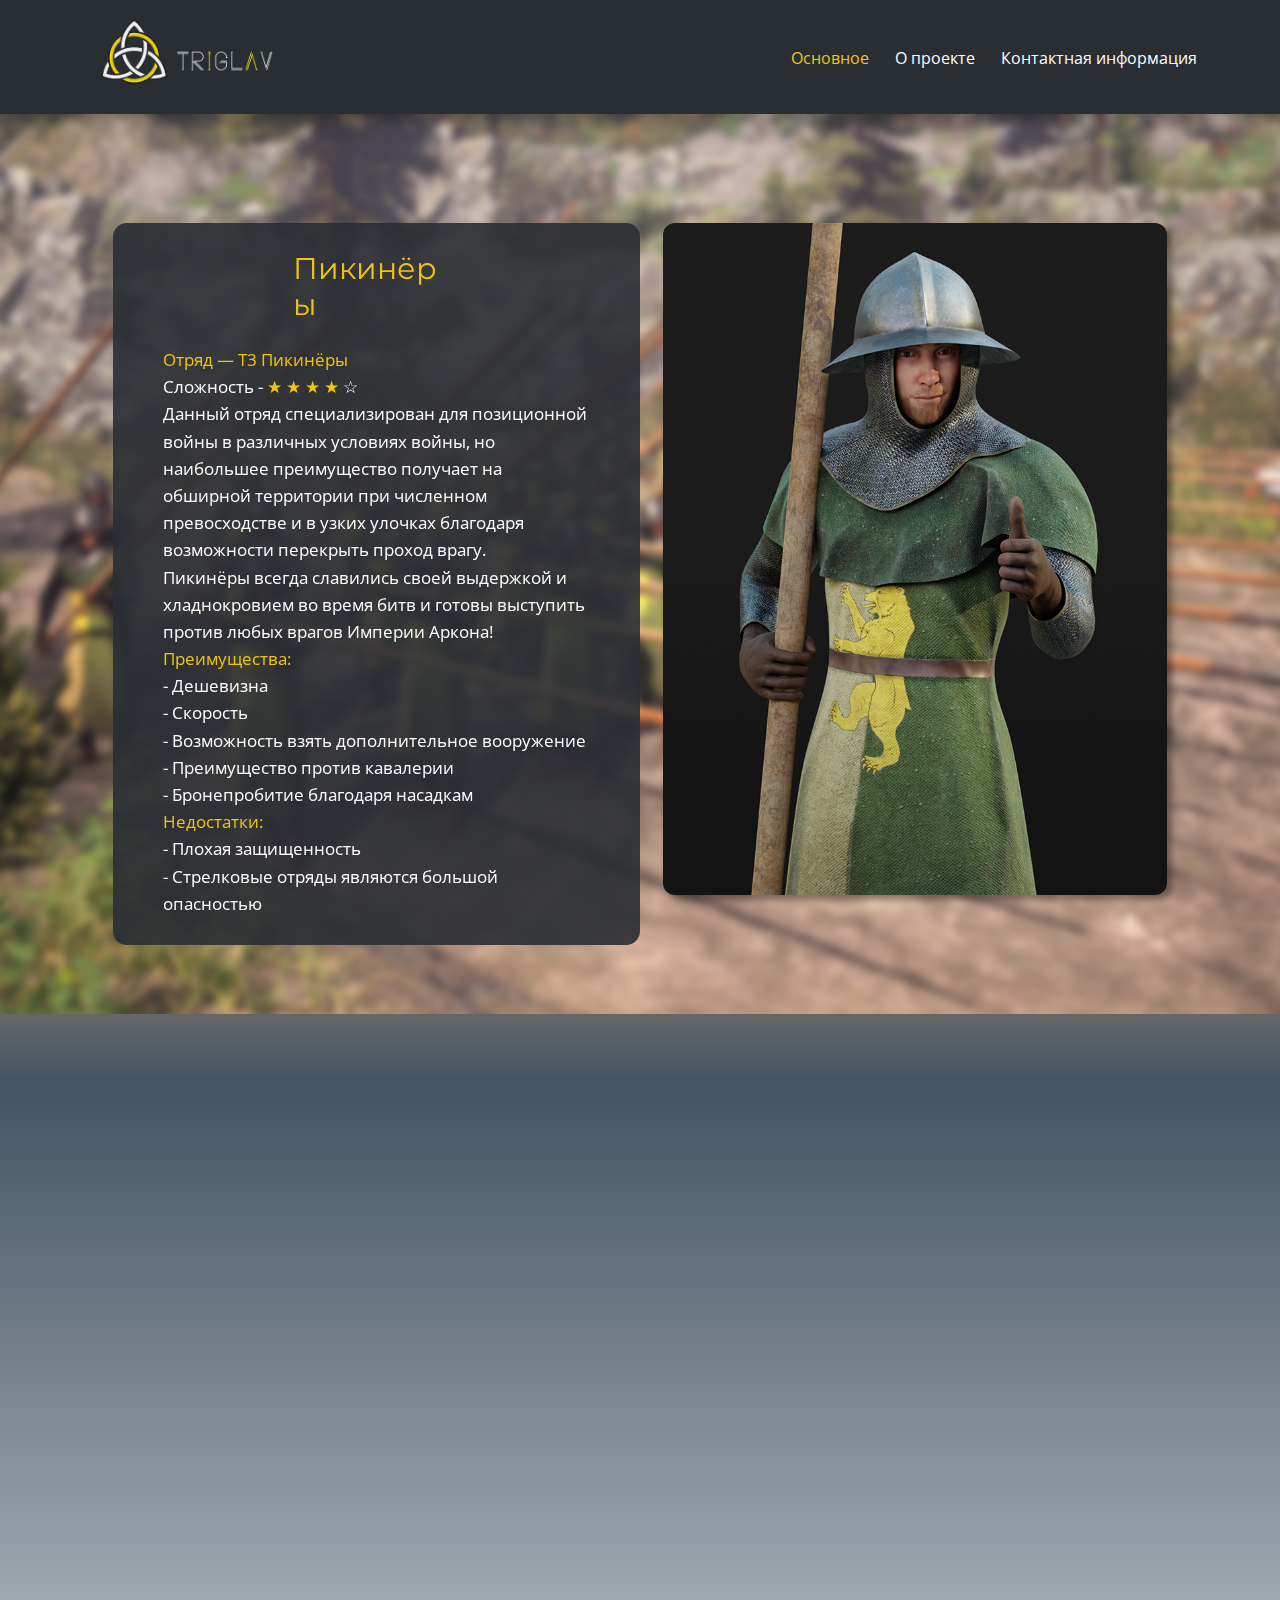
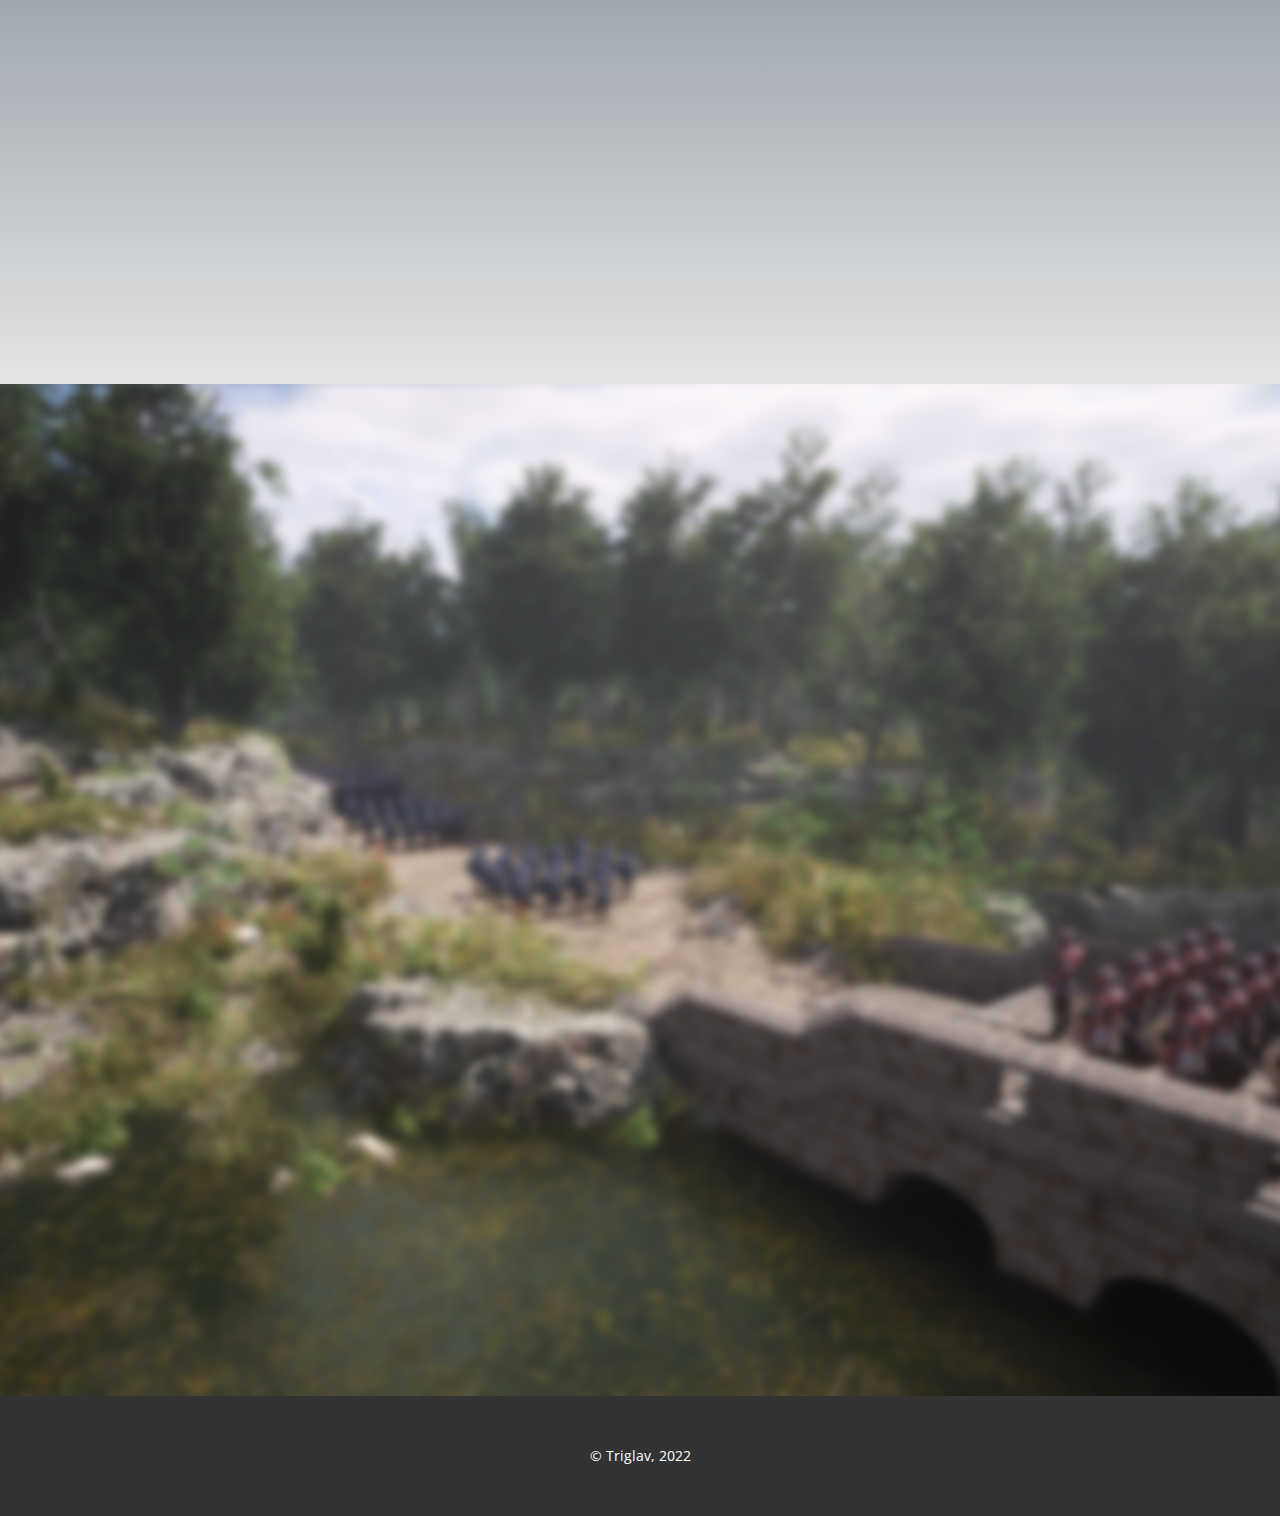
<file: index.html>
<!DOCTYPE html>
<html style="font-size: 16px;" lang="ru"><head>
    <meta name="viewport" content="width=device-width, initial-scale=1.0">
    <meta charset="utf-8">
    <meta name="keywords" content="">
    <meta name="description" content="">
    <title>Main</title>
    <link rel="stylesheet" href="nicepage.css" media="screen">
<link rel="stylesheet" href="Main.css" media="screen">
    <script class="u-script" type="text/javascript" src="jquery.js" defer=""></script>
    <script class="u-script" type="text/javascript" src="nicepage.js" defer=""></script>
    <meta name="generator" content="Nicepage 4.21.5, nicepage.com">
    <link id="u-theme-google-font" rel="stylesheet" href="https://fonts.googleapis.com/css?family=Roboto:100,100i,300,300i,400,400i,500,500i,700,700i,900,900i|Open+Sans:300,300i,400,400i,500,500i,600,600i,700,700i,800,800i">
    <link id="u-page-google-font" rel="stylesheet" href="https://fonts.googleapis.com/css?family=Montserrat:100,100i,200,200i,300,300i,400,400i,500,500i,600,600i,700,700i,800,800i,900,900i|Open+Sans:300,300i,400,400i,500,500i,600,600i,700,700i,800,800i">
    
    
    
    
    
    <script type="application/ld+json">{
		"@context": "http://schema.org",
		"@type": "Organization",
		"name": "Site2",
		"logo": "images/Logo.png"
}</script>
    <meta name="theme-color" content="#478ac9">
    <meta property="og:title" content="Main">
    <meta property="og:description" content="">
    <meta property="og:type" content="website">
  </head>
  <body data-home-page="Main.html" data-home-page-title="Main" class="u-body u-xl-mode" data-lang="ru"><header class="u-box-shadow u-clearfix u-header u-palette-1-dark-3 u-header" id="sec-9d81"><div class="u-clearfix u-sheet u-valign-top-sm u-sheet-1">
        <a href="Main.html" class="u-image u-logo u-image-1" data-image-width="512" data-image-height="256" title="Главная">
          <img src="images/Logo.png" class="u-logo-image u-logo-image-1">
        </a>
        <nav class="u-menu u-menu-one-level u-offcanvas u-menu-1" data-responsive-from="MD" data-submenu-level="on-click">
          <div class="menu-collapse" style="font-size: 1rem; letter-spacing: 0px;">
            <a class="u-button-style u-custom-left-right-menu-spacing u-custom-padding-bottom u-custom-text-active-color u-custom-text-hover-color u-custom-top-bottom-menu-spacing u-nav-link u-text-active-palette-1-base u-text-hover-palette-2-base" href="#" style="font-size: calc(1em + 22px);">
              <svg class="u-svg-link" viewBox="0 0 24 24"><use xmlns:xlink="http://www.w3.org/1999/xlink" xlink:href="#menu-hamburger"></use></svg>
              <svg class="u-svg-content" version="1.1" id="menu-hamburger" viewBox="0 0 16 16" x="0px" y="0px" xmlns:xlink="http://www.w3.org/1999/xlink" xmlns="http://www.w3.org/2000/svg"><g><rect y="1" width="16" height="2"></rect><rect y="7" width="16" height="2"></rect><rect y="13" width="16" height="2"></rect>
</g></svg>
            </a>
          </div>
          <div class="u-custom-menu u-nav-container">
            <ul class="u-nav u-unstyled u-nav-1"><li class="u-nav-item"><a class="u-button-style u-nav-link u-text-active-palette-3-base u-text-hover-palette-1-light-1" href="Main.html" style="padding: 10px 13px;">Основное</a>
</li><li class="u-nav-item"><a class="u-button-style u-nav-link u-text-active-palette-3-base u-text-hover-palette-1-light-1" href="ProjectInfo.html" style="padding: 10px 13px;">О проекте</a>
</li><li class="u-nav-item"><a class="u-button-style u-nav-link u-text-active-palette-3-base u-text-hover-palette-1-light-1" href="Contacs.html" style="padding: 10px 13px;">Контактная информация</a>
</li></ul>
          </div>
          <div class="u-custom-menu u-nav-container-collapse">
            <div class="u-black u-border-3 u-border-grey-90 u-container-style u-inner-container-layout u-opacity u-opacity-65 u-sidenav">
              <div class="u-inner-container-layout u-sidenav-overflow">
                <div class="u-menu-close"></div>
                <ul class="u-align-center u-nav u-popupmenu-items u-spacing-13 u-unstyled u-nav-2"><li class="u-nav-item"><a class="u-button-style u-nav-link" href="Main.html">Основное</a>
</li><li class="u-nav-item"><a class="u-button-style u-nav-link" href="ProjectInfo.html">О проекте</a>
</li><li class="u-nav-item"><a class="u-button-style u-nav-link" href="Contacs.html">Контактная информация</a>
</li></ul>
              </div>
            </div>
            <div class="u-black u-menu-overlay u-opacity u-opacity-40"></div>
          </div>
        </nav>
      </div></header>
    <section class="u-align-center u-clearfix u-image u-section-1" src="" id="sec-c60f" data-image-width="1500" data-image-height="1080">
      <div class="u-clearfix u-sheet u-valign-middle-xs u-sheet-1">
        <img class="u-expanded-width-xs u-image u-image-round u-radius-12 u-image-1" src="images/Character2_2.png" alt="" data-image-width="750" data-image-height="1000" data-animation-name="customAnimationIn" data-animation-duration="1250">
        <div class="u-container-style u-expanded-width-xs u-group u-opacity u-opacity-90 u-palette-1-dark-3 u-radius-14 u-shape-round u-group-1" data-animation-name="customAnimationIn" data-animation-duration="1250" data-animation-direction="">
          <div class="u-container-layout u-container-layout-1">
            <h3 class="u-custom-font u-font-montserrat u-text u-text-palette-3-base u-text-1" data-animation-name="customAnimationIn" data-animation-duration="1250">Пикинёры<br>
            </h3>
            <p class="u-align-left u-large-text u-text u-text-variant u-text-white u-text-2" data-animation-name="customAnimationIn" data-animation-duration="1250" data-animation-direction="">
              <span class="u-text-palette-3-base"> Отряд — Т3 Пикинёры</span>
              <br>Сложность - <span class="u-text-palette-3-base">★ ★ ★ ​★</span>&nbsp;☆&nbsp;<br>Данный отряд специализирован для позиционной войны в различных условиях войны, но наибольшее преимущество получает на обширной территории при численном превосходстве и в узких улочках благодаря возможности перекрыть проход врагу.<br>Пикинёры всегда славились своей выдержкой и хладнокровием во время битв и готовы выступить против любых врагов Империи Аркона!<br>
              <span class="u-text-palette-3-base">Преимущества:</span>&nbsp;<br>- Дешевизна&nbsp;<br>- Скорость&nbsp;<br>- Возможность взять дополнительное вооружение<br>- Преимущество против кавалерии<br>- Бронепробитие благодаря насадкам<br>
              <span class="u-text-palette-3-base">Недостатки:&nbsp;</span>
              <br>- Плохая защищенность&nbsp;<br>-&nbsp;Стрелковые отряды являются большой опасностью<br>
            </p>
          </div>
        </div>
      </div>
    </section>
    <section class="u-clearfix u-container-align-center u-gradient u-section-2" id="sec-62db">
      <div class="u-clearfix u-sheet u-sheet-1"></div>
    </section>
    <section class="u-clearfix u-gradient u-section-3" id="sec-ded8">
      <div class="u-clearfix u-sheet u-sheet-1">
        <div class="u-align-center u-container-style u-expanded-width-xs u-group u-opacity u-opacity-75 u-palette-1-dark-3 u-radius-12 u-shape-round u-group-1" data-animation-name="customAnimationIn" data-animation-duration="1250">
          <div class="u-container-layout u-container-layout-1">
            <h3 class="u-custom-font u-font-open-sans u-text u-text-default-lg u-text-default-md u-text-default-sm u-text-default-xl u-text-palette-3-base u-text-1">Ранние наработки персонажа<br>
            </h3>
          </div>
        </div>
        <img class="u-expanded-width-xs u-image u-image-round u-radius-12 u-image-1" src="images/Character2_4.png" alt="" data-image-width="750" data-image-height="1000" data-animation-name="customAnimationIn" data-animation-duration="1250">
        <img class="u-expanded-width-xs u-image u-image-round u-radius-12 u-image-2" src="images/Character2_5.png" alt="" data-image-width="750" data-image-height="1000" data-animation-name="customAnimationIn" data-animation-duration="1250">
        <img class="u-expanded-width-xs u-image u-image-round u-radius-12 u-image-3" src="images/Character2_3.png" alt="" data-image-width="750" data-image-height="1000" data-animation-name="customAnimationIn" data-animation-duration="1250">
      </div>
    </section>
    <section class="u-clearfix u-image u-section-4" id="sec-ae93" data-image-width="1500" data-image-height="1080">
      <div class="u-clearfix u-sheet u-sheet-1">
        <div class="u-container-style u-expanded-width-xs u-group u-opacity u-opacity-80 u-palette-1-dark-3 u-radius-12 u-shape-round u-group-1" data-animation-name="customAnimationIn" data-animation-duration="1250" data-animation-direction="">
          <div class="u-container-layout u-container-layout-1">
            <h3 class="u-custom-font u-font-open-sans u-text u-text-default u-text-palette-3-base u-text-1">Контакты<br>
            </h3>
            <p class="u-text u-text-default u-text-2">Ростов-на-Дону, Ул. Красноармейская 34</p>
            <p class="u-text u-text-default u-text-white u-text-3">+<span class="u-text-palette-3-base">7 (909) 234-41-29</span>
            </p>
          </div>
        </div>
        <div class="u-container-style u-expanded-width-xs u-group u-opacity u-opacity-80 u-palette-1-dark-3 u-radius-12 u-shape-round u-group-2" data-animation-name="customAnimationIn" data-animation-duration="1250">
          <div class="u-container-layout u-container-layout-2">
            <p class="u-large-text u-text u-text-palette-3-base u-text-variant u-text-4">
              <span class="u-text-white">Подпишитесь на уведомления,</span>
              <span class="u-text-white">чтобы всегда быть в курсе последних новостей о проекте</span>
              <span class="u-text-white">.</span>
            </p>
            <div class="u-expanded-width-lg u-expanded-width-md u-expanded-width-sm u-expanded-width-xl u-form u-form-1">
              <form action="https://forms.nicepagesrv.com/Form/Process" class="u-clearfix u-form-spacing-10 u-form-vertical u-inner-form" source="email" name="form" style="padding: 10px;">
                <div class="u-form-email u-form-group u-label-none">
                  <label for="email-f661" class="u-form-control-hidden u-label"></label>
                  <input type="email" placeholder="Enter your e-mail" id="email-f661" name="email" class="u-border-2 u-border-grey-30 u-input u-input-rectangle u-radius-9 u-white" required="">
                </div>
                <div class="u-align-right u-form-group u-form-submit u-label-none">
                  <a href="#" class="u-border-none u-btn u-btn-round u-btn-submit u-button-style u-grey-80 u-hover-grey-90 u-radius-11 u-text-palette-3-base u-btn-1">Отправить</a>
                  <input type="submit" value="submit" class="u-form-control-hidden">
                </div>
                <div class="u-form-send-message u-form-send-success"> Спасибо! Ваше сообщение отправлено. </div>
                <div class="u-form-send-error u-form-send-message"> Отправка не удалась. Пожалуйста, исправьте ошибки и попробуйте еще раз. </div>
                <input type="hidden" value="" name="recaptchaResponse">
                <input type="hidden" name="formServices" value="befc2db3ef7e630aeabd88d4b174a1e9">
              </form>
            </div>
            <div class="u-social-icons u-spacing-25 u-social-icons-1">
              <a class="u-social-url" target="_blank" data-type="Email" title="Email" href=""><span class="u-icon u-social-email u-social-icon u-text-grey-90 u-icon-1"><svg class="u-svg-link" preserveAspectRatio="xMidYMin slice" viewBox="0 0 112 112" style=""><use xmlns:xlink="http://www.w3.org/1999/xlink" xlink:href="#svg-e164"></use></svg><svg class="u-svg-content" viewBox="0 0 112 112" x="0" y="0" id="svg-e164"><circle fill="currentColor" cx="56.1" cy="56.1" r="55"></circle><path id="path3864" fill="#FFFFFF" d="M27.2,28h57.6c4,0,7.2,3.2,7.2,7.2l0,0v42.7c0,3.9-3.2,7.2-7.2,7.2l0,0H27.2
	c-4,0-7.2-3.2-7.2-7.2V35.2C20,31.1,23.2,28,27.2,28 M56,52.9l28.8-17.8H27.2L56,52.9 M27.2,77.7h57.6V43.5L56,61.3L27.2,43.5V77.7z
	"></path></svg></span>
              </a>
              <a class="u-social-url" target="_blank" data-type="YouTube" title="YouTube" href="https://www.youtube.com/@triglav5410"><span class="u-icon u-social-icon u-social-youtube u-text-grey-90 u-icon-2"><svg class="u-svg-link" preserveAspectRatio="xMidYMin slice" viewBox="0 0 112 112" style=""><use xmlns:xlink="http://www.w3.org/1999/xlink" xlink:href="#svg-1139"></use></svg><svg class="u-svg-content" viewBox="0 0 112 112" x="0" y="0" id="svg-1139"><circle fill="currentColor" cx="56.1" cy="56.1" r="55"></circle><path fill="#FFFFFF" d="M74.9,33.3H37.3c-7.4,0-13.4,6-13.4,13.4v18.8c0,7.4,6,13.4,13.4,13.4h37.6c7.4,0,13.4-6,13.4-13.4V46.7 C88.3,39.3,82.3,33.3,74.9,33.3L74.9,33.3z M65.9,57l-17.6,8.4c-0.5,0.2-1-0.1-1-0.6V47.5c0-0.5,0.6-0.9,1-0.6l17.6,8.9 C66.4,56,66.4,56.8,65.9,57L65.9,57z"></path></svg></span>
              </a>
              <a class="u-social-url" target="_blank" data-type="Telegram" title="Telegram" href="https://vk.com/public215405048"><span class="u-icon u-social-icon u-social-telegram u-text-grey-90 u-icon-3"><svg class="u-svg-link" preserveAspectRatio="xMidYMin slice" viewBox="0 0 112 112" style=""><use xmlns:xlink="http://www.w3.org/1999/xlink" xlink:href="#svg-392e"></use></svg><svg class="u-svg-content" viewBox="0 0 112 112" x="0" y="0" id="svg-392e"><circle fill="currentColor" cx="56.1" cy="56.1" r="55"></circle><path fill="#FFFFFF" d="M18.4,53.2l64.7-24.9c3-1.1,5.6,0.7,4.7,5.3l0,0l-11,51.8c-0.8,3.7-3,4.6-6.1,2.8L53.9,75.8l-8.1,7.8
	c-0.9,0.9-1.7,1.6-3.4,1.6l1.2-17l31.1-28c1.4-1.2-0.3-1.9-2.1-0.7L34.2,63.7l-16.6-5.2C14,57.4,14,54.9,18.4,53.2L18.4,53.2z"></path></svg></span>
              </a>
              <a class="u-social-url" target="_blank" data-type="Facebook" title="Facebook" href=""><span class="u-icon u-social-facebook u-social-icon u-text-grey-90 u-icon-4"><svg class="u-svg-link" preserveAspectRatio="xMidYMin slice" viewBox="0 0 112 112" style=""><use xmlns:xlink="http://www.w3.org/1999/xlink" xlink:href="#svg-38d8"></use></svg><svg class="u-svg-content" viewBox="0 0 112 112" x="0" y="0" id="svg-38d8"><circle fill="currentColor" cx="56.1" cy="56.1" r="55"></circle><path fill="#FFFFFF" d="M73.5,31.6h-9.1c-1.4,0-3.6,0.8-3.6,3.9v8.5h12.6L72,58.3H60.8v40.8H43.9V58.3h-8V43.9h8v-9.2
            c0-6.7,3.1-17,17-17h12.5v13.9H73.5z"></path></svg></span>
              </a>
            </div>
          </div>
        </div>
      </div>
    </section>
    
    
    <footer class="u-align-center u-clearfix u-footer u-grey-80 u-footer" id="sec-929a"><div class="u-clearfix u-sheet u-sheet-1">
        <p class="u-small-text u-text u-text-variant u-text-1">© Triglav, 2022</p>
      </div></footer>
</body></html>
</file>
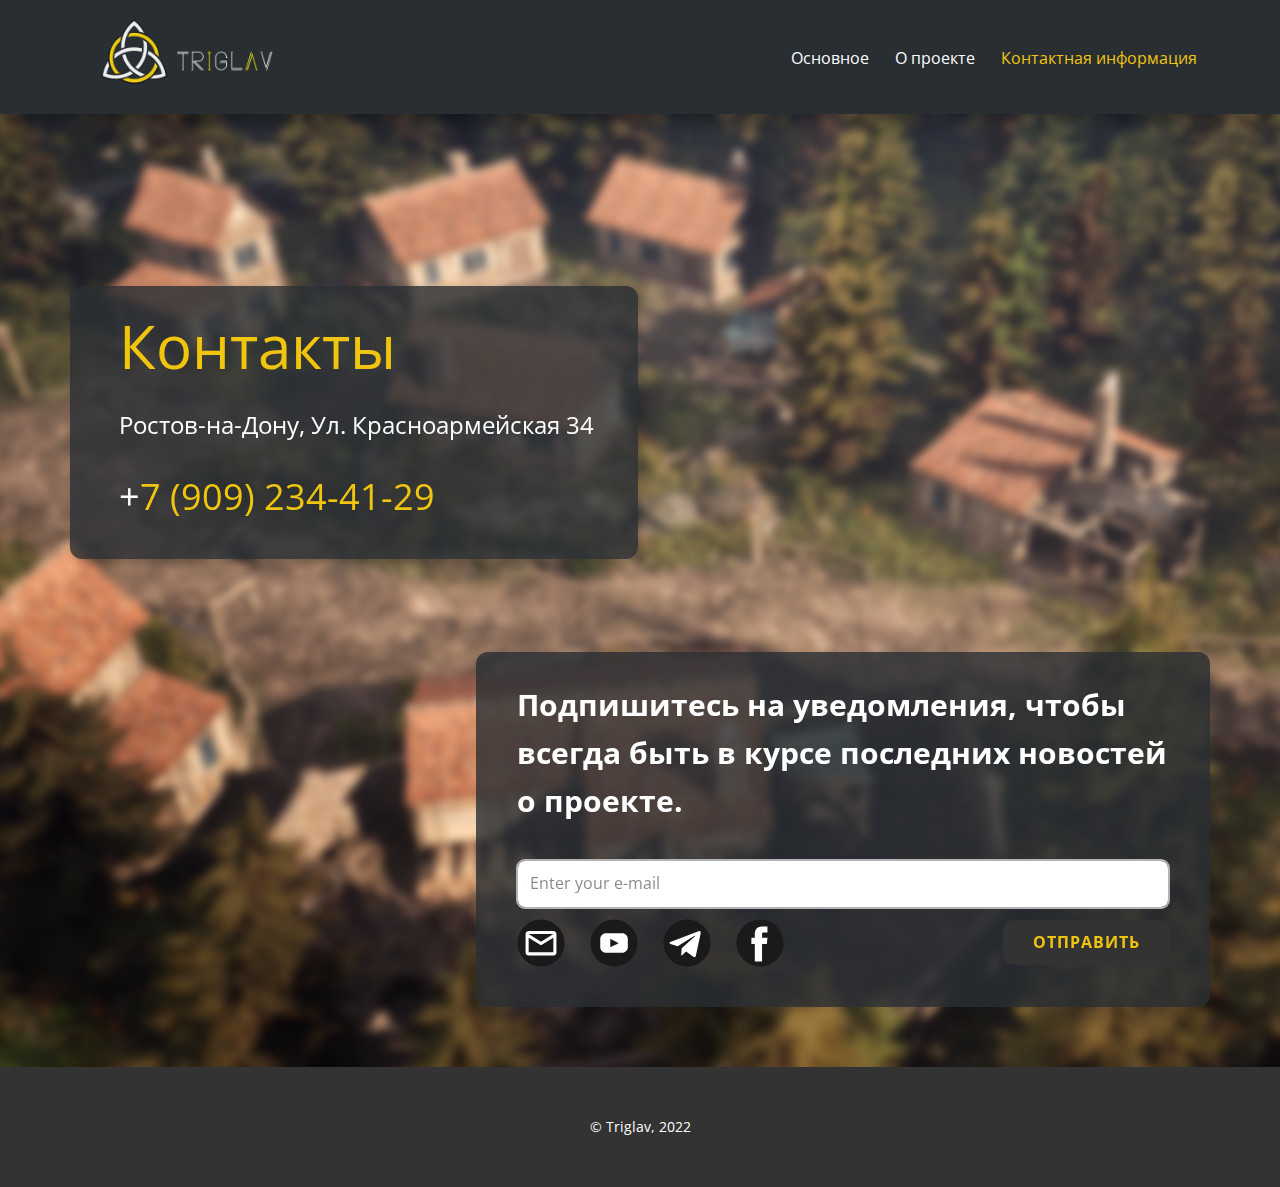
<file: Contacs.html>
<!DOCTYPE html>
<html style="font-size: 16px;" lang="ru"><head>
    <meta name="viewport" content="width=device-width, initial-scale=1.0">
    <meta charset="utf-8">
    <meta name="keywords" content="">
    <meta name="description" content="">
    <title>Contacs</title>
    <link rel="stylesheet" href="nicepage.css" media="screen">
<link rel="stylesheet" href="Contacs.css" media="screen">
    <script class="u-script" type="text/javascript" src="jquery.js" defer=""></script>
    <script class="u-script" type="text/javascript" src="nicepage.js" defer=""></script>
    <meta name="generator" content="Nicepage 4.21.5, nicepage.com">
    <link id="u-theme-google-font" rel="stylesheet" href="https://fonts.googleapis.com/css?family=Roboto:100,100i,300,300i,400,400i,500,500i,700,700i,900,900i|Open+Sans:300,300i,400,400i,500,500i,600,600i,700,700i,800,800i">
    <link id="u-page-google-font" rel="stylesheet" href="https://fonts.googleapis.com/css?family=Open+Sans:300,300i,400,400i,500,500i,600,600i,700,700i,800,800i">
    
    
    <script type="application/ld+json">{
		"@context": "http://schema.org",
		"@type": "Organization",
		"name": "Site2",
		"logo": "images/Logo.png"
}</script>
    <meta name="theme-color" content="#478ac9">
    <meta property="og:title" content="Contacs">
    <meta property="og:description" content="">
    <meta property="og:type" content="website">
  </head>
  <body class="u-body u-xl-mode" data-lang="ru"><header class="u-box-shadow u-clearfix u-header u-palette-1-dark-3 u-header" id="sec-9d81"><div class="u-clearfix u-sheet u-valign-top-sm u-sheet-1">
        <a href="Main.html" class="u-image u-logo u-image-1" data-image-width="512" data-image-height="256" title="Главная">
          <img src="images/Logo.png" class="u-logo-image u-logo-image-1">
        </a>
        <nav class="u-menu u-menu-one-level u-offcanvas u-menu-1" data-responsive-from="MD" data-submenu-level="on-click">
          <div class="menu-collapse" style="font-size: 1rem; letter-spacing: 0px;">
            <a class="u-button-style u-custom-left-right-menu-spacing u-custom-padding-bottom u-custom-text-active-color u-custom-text-hover-color u-custom-top-bottom-menu-spacing u-nav-link u-text-active-palette-1-base u-text-hover-palette-2-base" href="#" style="font-size: calc(1em + 22px);">
              <svg class="u-svg-link" viewBox="0 0 24 24"><use xmlns:xlink="http://www.w3.org/1999/xlink" xlink:href="#menu-hamburger"></use></svg>
              <svg class="u-svg-content" version="1.1" id="menu-hamburger" viewBox="0 0 16 16" x="0px" y="0px" xmlns:xlink="http://www.w3.org/1999/xlink" xmlns="http://www.w3.org/2000/svg"><g><rect y="1" width="16" height="2"></rect><rect y="7" width="16" height="2"></rect><rect y="13" width="16" height="2"></rect>
</g></svg>
            </a>
          </div>
          <div class="u-custom-menu u-nav-container">
            <ul class="u-nav u-unstyled u-nav-1"><li class="u-nav-item"><a class="u-button-style u-nav-link u-text-active-palette-3-base u-text-hover-palette-1-light-1" href="Main.html" style="padding: 10px 13px;">Основное</a>
</li><li class="u-nav-item"><a class="u-button-style u-nav-link u-text-active-palette-3-base u-text-hover-palette-1-light-1" href="ProjectInfo.html" style="padding: 10px 13px;">О проекте</a>
</li><li class="u-nav-item"><a class="u-button-style u-nav-link u-text-active-palette-3-base u-text-hover-palette-1-light-1" href="Contacs.html" style="padding: 10px 13px;">Контактная информация</a>
</li></ul>
          </div>
          <div class="u-custom-menu u-nav-container-collapse">
            <div class="u-black u-border-3 u-border-grey-90 u-container-style u-inner-container-layout u-opacity u-opacity-65 u-sidenav">
              <div class="u-inner-container-layout u-sidenav-overflow">
                <div class="u-menu-close"></div>
                <ul class="u-align-center u-nav u-popupmenu-items u-spacing-13 u-unstyled u-nav-2"><li class="u-nav-item"><a class="u-button-style u-nav-link" href="Main.html">Основное</a>
</li><li class="u-nav-item"><a class="u-button-style u-nav-link" href="ProjectInfo.html">О проекте</a>
</li><li class="u-nav-item"><a class="u-button-style u-nav-link" href="Contacs.html">Контактная информация</a>
</li></ul>
              </div>
            </div>
            <div class="u-black u-menu-overlay u-opacity u-opacity-40"></div>
          </div>
        </nav>
      </div></header>
    <section class="u-clearfix u-image u-section-1" id="sec-9a10" data-image-width="1500" data-image-height="1080">
      <div class="u-clearfix u-sheet u-sheet-1">
        <div class="u-container-style u-expanded-width-xs u-group u-opacity u-opacity-80 u-palette-1-dark-3 u-radius-12 u-shape-round u-group-1" data-animation-name="customAnimationIn" data-animation-duration="1250" data-animation-direction="">
          <div class="u-container-layout u-container-layout-1">
            <h3 class="u-custom-font u-font-open-sans u-text u-text-default u-text-palette-3-base u-text-1">Контакты<br>
            </h3>
            <p class="u-text u-text-default u-text-2">Ростов-на-Дону, Ул. Красноармейская 34</p>
            <p class="u-text u-text-default u-text-3">+<span class="u-text-palette-3-base">7 (909) 234-41-29</span>
            </p>
          </div>
        </div>
        <div class="u-container-style u-expanded-width-xs u-group u-opacity u-opacity-80 u-palette-1-dark-3 u-radius-12 u-shape-round u-group-2" data-animation-name="customAnimationIn" data-animation-duration="1250">
          <div class="u-container-layout u-container-layout-2">
            <p class="u-large-text u-text u-text-variant u-text-4">Подпишитесь на уведомления, чтобы всегда быть в курсе последних новостей о проекте.</p>
            <div class="u-expanded-width-lg u-expanded-width-md u-expanded-width-sm u-expanded-width-xl u-form u-form-1">
              <form action="https://forms.nicepagesrv.com/Form/Process" class="u-clearfix u-form-spacing-10 u-form-vertical u-inner-form" source="email" name="form" style="padding: 10px;">
                <div class="u-form-email u-form-group u-label-none">
                  <label for="email-f661" class="u-form-control-hidden u-label"></label>
                  <input type="email" placeholder="Enter your e-mail" id="email-f661" name="email" class="u-border-2 u-border-grey-30 u-input u-input-rectangle u-radius-9 u-white" required="">
                </div>
                <div class="u-align-right u-form-group u-form-submit u-label-none">
                  <a href="#" class="u-border-none u-btn u-btn-round u-btn-submit u-button-style u-grey-80 u-hover-grey-90 u-radius-11 u-text-palette-3-base u-btn-1">Отправить</a>
                  <input type="submit" value="submit" class="u-form-control-hidden">
                </div>
                <div class="u-form-send-message u-form-send-success"> Спасибо! Ваше сообщение отправлено. </div>
                <div class="u-form-send-error u-form-send-message"> Отправка не удалась. Пожалуйста, исправьте ошибки и попробуйте еще раз. </div>
                <input type="hidden" value="" name="recaptchaResponse">
                <input type="hidden" name="formServices" value="befc2db3ef7e630aeabd88d4b174a1e9">
              </form>
            </div>
            <div class="u-social-icons u-spacing-25 u-social-icons-1">
              <a class="u-social-url" target="_blank" data-type="Email" title="Email" href=""><span class="u-icon u-social-email u-social-icon u-text-grey-90 u-icon-1"><svg class="u-svg-link" preserveAspectRatio="xMidYMin slice" viewBox="0 0 112 112" style=""><use xmlns:xlink="http://www.w3.org/1999/xlink" xlink:href="#svg-86d3"></use></svg><svg class="u-svg-content" viewBox="0 0 112 112" x="0" y="0" id="svg-86d3"><circle fill="currentColor" cx="56.1" cy="56.1" r="55"></circle><path id="path3864" fill="#FFFFFF" d="M27.2,28h57.6c4,0,7.2,3.2,7.2,7.2l0,0v42.7c0,3.9-3.2,7.2-7.2,7.2l0,0H27.2
	c-4,0-7.2-3.2-7.2-7.2V35.2C20,31.1,23.2,28,27.2,28 M56,52.9l28.8-17.8H27.2L56,52.9 M27.2,77.7h57.6V43.5L56,61.3L27.2,43.5V77.7z
	"></path></svg></span>
              </a>
              <a class="u-social-url" target="_blank" data-type="YouTube" title="YouTube" href="https://www.youtube.com/@triglav5410"><span class="u-icon u-social-icon u-social-youtube u-text-grey-90 u-icon-2"><svg class="u-svg-link" preserveAspectRatio="xMidYMin slice" viewBox="0 0 112 112" style=""><use xmlns:xlink="http://www.w3.org/1999/xlink" xlink:href="#svg-9a25"></use></svg><svg class="u-svg-content" viewBox="0 0 112 112" x="0" y="0" id="svg-9a25"><circle fill="currentColor" cx="56.1" cy="56.1" r="55"></circle><path fill="#FFFFFF" d="M74.9,33.3H37.3c-7.4,0-13.4,6-13.4,13.4v18.8c0,7.4,6,13.4,13.4,13.4h37.6c7.4,0,13.4-6,13.4-13.4V46.7 C88.3,39.3,82.3,33.3,74.9,33.3L74.9,33.3z M65.9,57l-17.6,8.4c-0.5,0.2-1-0.1-1-0.6V47.5c0-0.5,0.6-0.9,1-0.6l17.6,8.9 C66.4,56,66.4,56.8,65.9,57L65.9,57z"></path></svg></span>
              </a>
              <a class="u-social-url" target="_blank" data-type="Telegram" title="Telegram" href="https://vk.com/public215405048"><span class="u-icon u-social-icon u-social-telegram u-text-grey-90 u-icon-3"><svg class="u-svg-link" preserveAspectRatio="xMidYMin slice" viewBox="0 0 112 112" style=""><use xmlns:xlink="http://www.w3.org/1999/xlink" xlink:href="#svg-8b6e"></use></svg><svg class="u-svg-content" viewBox="0 0 112 112" x="0" y="0" id="svg-8b6e"><circle fill="currentColor" cx="56.1" cy="56.1" r="55"></circle><path fill="#FFFFFF" d="M18.4,53.2l64.7-24.9c3-1.1,5.6,0.7,4.7,5.3l0,0l-11,51.8c-0.8,3.7-3,4.6-6.1,2.8L53.9,75.8l-8.1,7.8
	c-0.9,0.9-1.7,1.6-3.4,1.6l1.2-17l31.1-28c1.4-1.2-0.3-1.9-2.1-0.7L34.2,63.7l-16.6-5.2C14,57.4,14,54.9,18.4,53.2L18.4,53.2z"></path></svg></span>
              </a>
              <a class="u-social-url" target="_blank" data-type="Facebook" title="Facebook" href=""><span class="u-icon u-social-facebook u-social-icon u-text-grey-90 u-icon-4"><svg class="u-svg-link" preserveAspectRatio="xMidYMin slice" viewBox="0 0 112 112" style=""><use xmlns:xlink="http://www.w3.org/1999/xlink" xlink:href="#svg-feea"></use></svg><svg class="u-svg-content" viewBox="0 0 112 112" x="0" y="0" id="svg-feea"><circle fill="currentColor" cx="56.1" cy="56.1" r="55"></circle><path fill="#FFFFFF" d="M73.5,31.6h-9.1c-1.4,0-3.6,0.8-3.6,3.9v8.5h12.6L72,58.3H60.8v40.8H43.9V58.3h-8V43.9h8v-9.2
            c0-6.7,3.1-17,17-17h12.5v13.9H73.5z"></path></svg></span>
              </a>
            </div>
          </div>
        </div>
      </div>
    </section>
    
    
    <footer class="u-align-center u-clearfix u-footer u-grey-80 u-footer" id="sec-929a"><div class="u-clearfix u-sheet u-sheet-1">
        <p class="u-small-text u-text u-text-variant u-text-1">© Triglav, 2022</p>
      </div></footer>
  
</body></html>
</file>
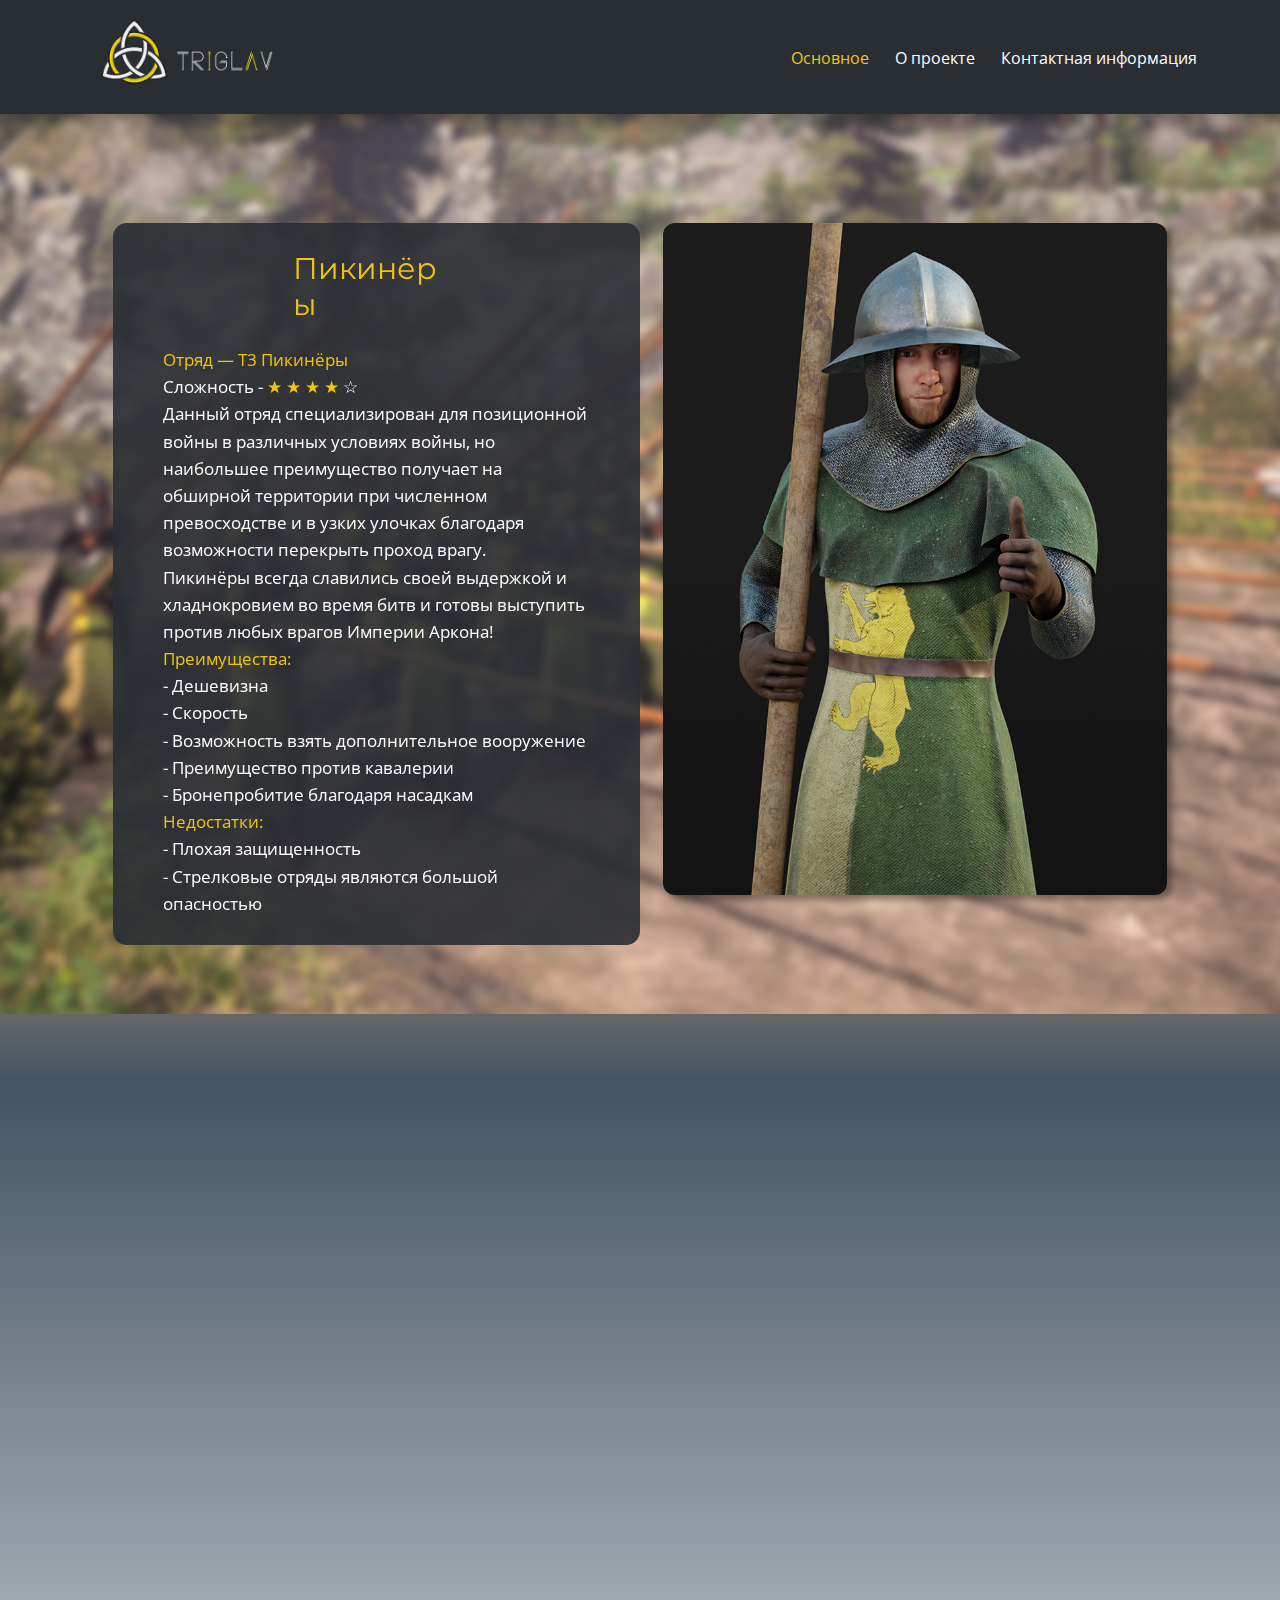
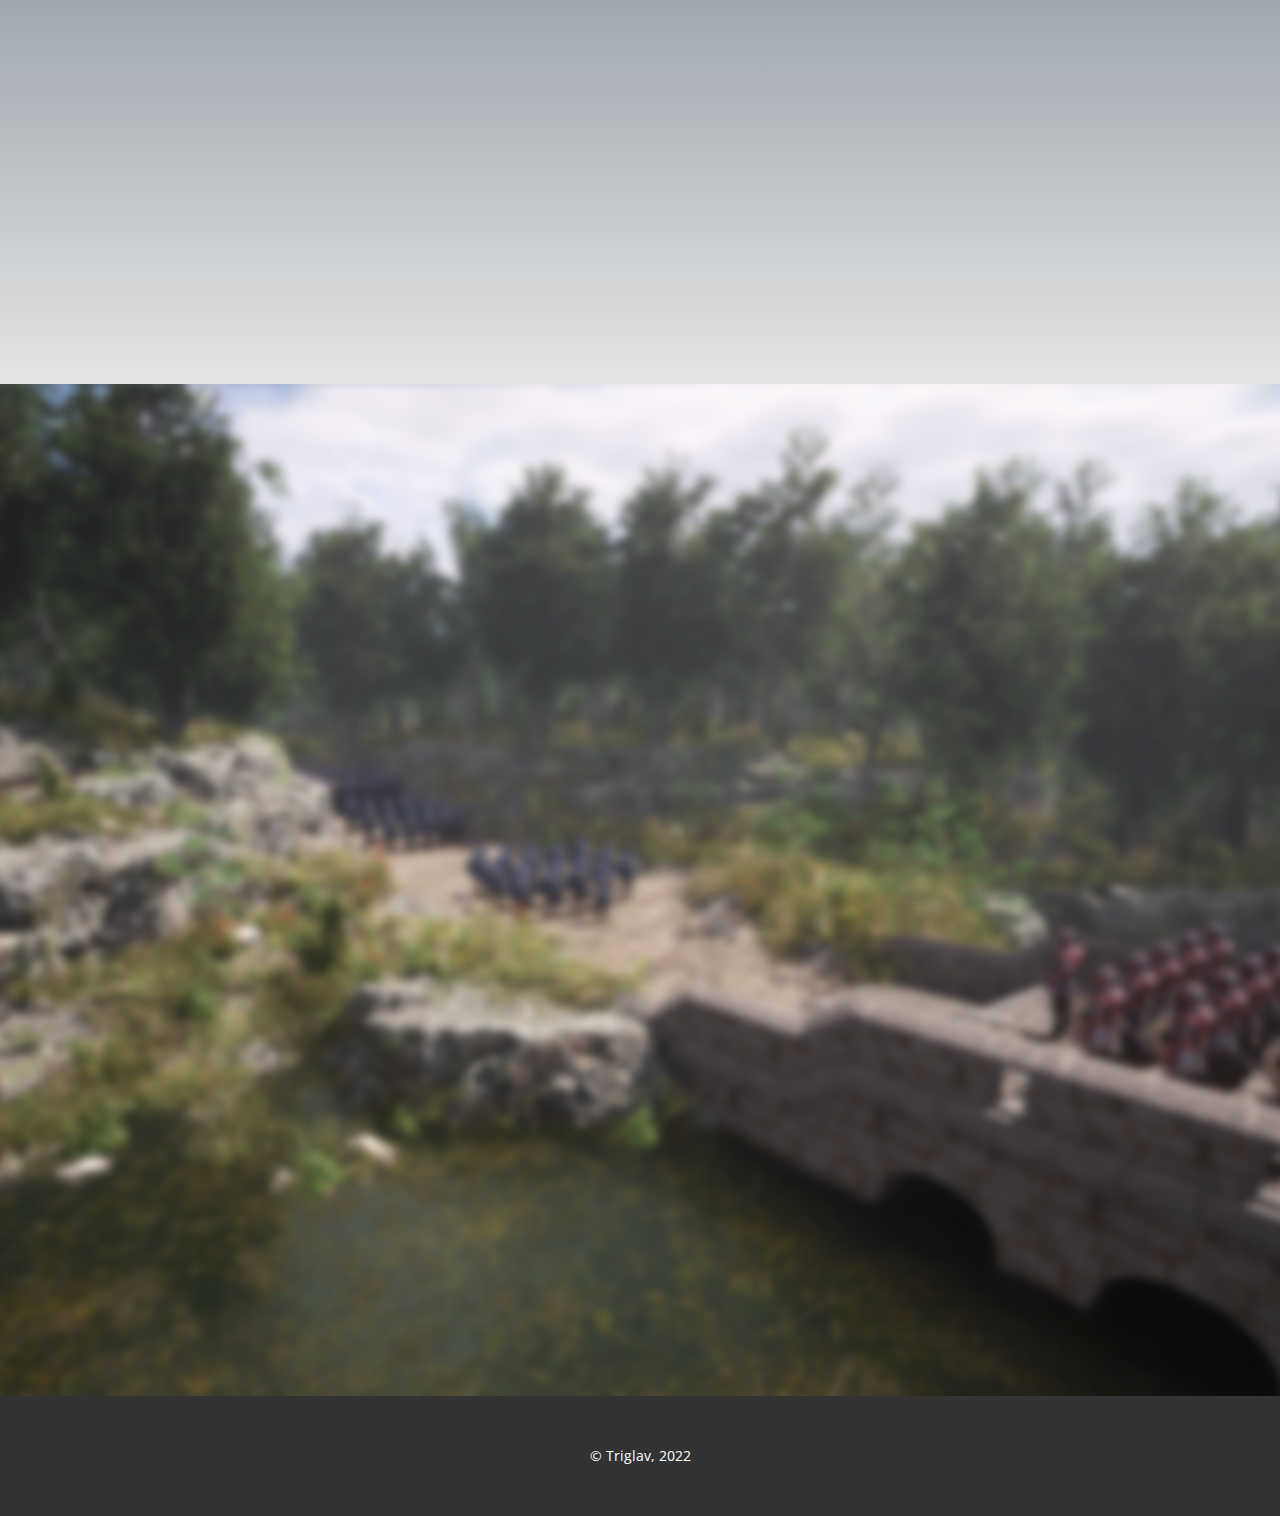
<file: Main.html>
<!DOCTYPE html>
<html style="font-size: 16px;" lang="ru"><head>
    <meta name="viewport" content="width=device-width, initial-scale=1.0">
    <meta charset="utf-8">
    <meta name="keywords" content="">
    <meta name="description" content="">
    <title>Main</title>
    <link rel="stylesheet" href="nicepage.css" media="screen">
<link rel="stylesheet" href="Main.css" media="screen">
    <script class="u-script" type="text/javascript" src="jquery.js" defer=""></script>
    <script class="u-script" type="text/javascript" src="nicepage.js" defer=""></script>
    <meta name="generator" content="Nicepage 4.21.5, nicepage.com">
    <link id="u-theme-google-font" rel="stylesheet" href="https://fonts.googleapis.com/css?family=Roboto:100,100i,300,300i,400,400i,500,500i,700,700i,900,900i|Open+Sans:300,300i,400,400i,500,500i,600,600i,700,700i,800,800i">
    <link id="u-page-google-font" rel="stylesheet" href="https://fonts.googleapis.com/css?family=Montserrat:100,100i,200,200i,300,300i,400,400i,500,500i,600,600i,700,700i,800,800i,900,900i|Open+Sans:300,300i,400,400i,500,500i,600,600i,700,700i,800,800i">
    
    
    
    
    
    <script type="application/ld+json">{
		"@context": "http://schema.org",
		"@type": "Organization",
		"name": "Site2",
		"logo": "images/Logo.png"
}</script>
    <meta name="theme-color" content="#478ac9">
    <meta property="og:title" content="Main">
    <meta property="og:description" content="">
    <meta property="og:type" content="website">
  </head>
  <body class="u-body u-xl-mode" data-lang="ru"><header class="u-box-shadow u-clearfix u-header u-palette-1-dark-3 u-header" id="sec-9d81"><div class="u-clearfix u-sheet u-valign-top-sm u-sheet-1">
        <a href="Main.html" class="u-image u-logo u-image-1" data-image-width="512" data-image-height="256" title="Главная">
          <img src="images/Logo.png" class="u-logo-image u-logo-image-1">
        </a>
        <nav class="u-menu u-menu-one-level u-offcanvas u-menu-1" data-responsive-from="MD" data-submenu-level="on-click">
          <div class="menu-collapse" style="font-size: 1rem; letter-spacing: 0px;">
            <a class="u-button-style u-custom-left-right-menu-spacing u-custom-padding-bottom u-custom-text-active-color u-custom-text-hover-color u-custom-top-bottom-menu-spacing u-nav-link u-text-active-palette-1-base u-text-hover-palette-2-base" href="#" style="font-size: calc(1em + 22px);">
              <svg class="u-svg-link" viewBox="0 0 24 24"><use xmlns:xlink="http://www.w3.org/1999/xlink" xlink:href="#menu-hamburger"></use></svg>
              <svg class="u-svg-content" version="1.1" id="menu-hamburger" viewBox="0 0 16 16" x="0px" y="0px" xmlns:xlink="http://www.w3.org/1999/xlink" xmlns="http://www.w3.org/2000/svg"><g><rect y="1" width="16" height="2"></rect><rect y="7" width="16" height="2"></rect><rect y="13" width="16" height="2"></rect>
</g></svg>
            </a>
          </div>
          <div class="u-custom-menu u-nav-container">
            <ul class="u-nav u-unstyled u-nav-1"><li class="u-nav-item"><a class="u-button-style u-nav-link u-text-active-palette-3-base u-text-hover-palette-1-light-1" href="Main.html" style="padding: 10px 13px;">Основное</a>
</li><li class="u-nav-item"><a class="u-button-style u-nav-link u-text-active-palette-3-base u-text-hover-palette-1-light-1" href="ProjectInfo.html" style="padding: 10px 13px;">О проекте</a>
</li><li class="u-nav-item"><a class="u-button-style u-nav-link u-text-active-palette-3-base u-text-hover-palette-1-light-1" href="Contacs.html" style="padding: 10px 13px;">Контактная информация</a>
</li></ul>
          </div>
          <div class="u-custom-menu u-nav-container-collapse">
            <div class="u-black u-border-3 u-border-grey-90 u-container-style u-inner-container-layout u-opacity u-opacity-65 u-sidenav">
              <div class="u-inner-container-layout u-sidenav-overflow">
                <div class="u-menu-close"></div>
                <ul class="u-align-center u-nav u-popupmenu-items u-spacing-13 u-unstyled u-nav-2"><li class="u-nav-item"><a class="u-button-style u-nav-link" href="Main.html">Основное</a>
</li><li class="u-nav-item"><a class="u-button-style u-nav-link" href="ProjectInfo.html">О проекте</a>
</li><li class="u-nav-item"><a class="u-button-style u-nav-link" href="Contacs.html">Контактная информация</a>
</li></ul>
              </div>
            </div>
            <div class="u-black u-menu-overlay u-opacity u-opacity-40"></div>
          </div>
        </nav>
      </div></header>
    <section class="u-align-center u-clearfix u-image u-section-1" src="" id="sec-c60f" data-image-width="1500" data-image-height="1080">
      <div class="u-clearfix u-sheet u-valign-middle-xs u-sheet-1">
        <img class="u-expanded-width-xs u-image u-image-round u-radius-12 u-image-1" src="images/Character2_2.png" alt="" data-image-width="750" data-image-height="1000" data-animation-name="customAnimationIn" data-animation-duration="1250">
        <div class="u-container-style u-expanded-width-xs u-group u-opacity u-opacity-90 u-palette-1-dark-3 u-radius-14 u-shape-round u-group-1" data-animation-name="customAnimationIn" data-animation-duration="1250" data-animation-direction="">
          <div class="u-container-layout u-container-layout-1">
            <h3 class="u-custom-font u-font-montserrat u-text u-text-palette-3-base u-text-1" data-animation-name="customAnimationIn" data-animation-duration="1250">Пикинёры<br>
            </h3>
            <p class="u-align-left u-large-text u-text u-text-variant u-text-white u-text-2" data-animation-name="customAnimationIn" data-animation-duration="1250" data-animation-direction="">
              <span class="u-text-palette-3-base"> Отряд — Т3 Пикинёры</span>
              <br>Сложность - <span class="u-text-palette-3-base">★ ★ ★ ​★</span>&nbsp;☆&nbsp;<br>Данный отряд специализирован для позиционной войны в различных условиях войны, но наибольшее преимущество получает на обширной территории при численном превосходстве и в узких улочках благодаря возможности перекрыть проход врагу.<br>Пикинёры всегда славились своей выдержкой и хладнокровием во время битв и готовы выступить против любых врагов Империи Аркона!<br>
              <span class="u-text-palette-3-base">Преимущества:</span>&nbsp;<br>- Дешевизна&nbsp;<br>- Скорость&nbsp;<br>- Возможность взять дополнительное вооружение<br>- Преимущество против кавалерии<br>- Бронепробитие благодаря насадкам<br>
              <span class="u-text-palette-3-base">Недостатки:&nbsp;</span>
              <br>- Плохая защищенность&nbsp;<br>-&nbsp;Стрелковые отряды являются большой опасностью<br>
            </p>
          </div>
        </div>
      </div>
    </section>
    <section class="u-clearfix u-container-align-center u-gradient u-section-2" id="sec-62db">
      <div class="u-clearfix u-sheet u-sheet-1"></div>
    </section>
    <section class="u-clearfix u-gradient u-section-3" id="sec-ded8">
      <div class="u-clearfix u-sheet u-sheet-1">
        <div class="u-align-center u-container-style u-expanded-width-xs u-group u-opacity u-opacity-75 u-palette-1-dark-3 u-radius-12 u-shape-round u-group-1" data-animation-name="customAnimationIn" data-animation-duration="1250">
          <div class="u-container-layout u-container-layout-1">
            <h3 class="u-custom-font u-font-open-sans u-text u-text-default-lg u-text-default-md u-text-default-sm u-text-default-xl u-text-palette-3-base u-text-1">Ранние наработки персонажа<br>
            </h3>
          </div>
        </div>
        <img class="u-expanded-width-xs u-image u-image-round u-radius-12 u-image-1" src="images/Character2_4.png" alt="" data-image-width="750" data-image-height="1000" data-animation-name="customAnimationIn" data-animation-duration="1250">
        <img class="u-expanded-width-xs u-image u-image-round u-radius-12 u-image-2" src="images/Character2_5.png" alt="" data-image-width="750" data-image-height="1000" data-animation-name="customAnimationIn" data-animation-duration="1250">
        <img class="u-expanded-width-xs u-image u-image-round u-radius-12 u-image-3" src="images/Character2_3.png" alt="" data-image-width="750" data-image-height="1000" data-animation-name="customAnimationIn" data-animation-duration="1250">
      </div>
    </section>
    <section class="u-clearfix u-image u-section-4" id="sec-ae93" data-image-width="1500" data-image-height="1080">
      <div class="u-clearfix u-sheet u-sheet-1">
        <div class="u-container-style u-expanded-width-xs u-group u-opacity u-opacity-80 u-palette-1-dark-3 u-radius-12 u-shape-round u-group-1" data-animation-name="customAnimationIn" data-animation-duration="1250" data-animation-direction="">
          <div class="u-container-layout u-container-layout-1">
            <h3 class="u-custom-font u-font-open-sans u-text u-text-default u-text-palette-3-base u-text-1">Контакты<br>
            </h3>
            <p class="u-text u-text-default u-text-2">Ростов-на-Дону, Ул. Красноармейская 34</p>
            <p class="u-text u-text-default u-text-white u-text-3">+<span class="u-text-palette-3-base">7 (909) 234-41-29</span>
            </p>
          </div>
        </div>
        <div class="u-container-style u-expanded-width-xs u-group u-opacity u-opacity-80 u-palette-1-dark-3 u-radius-12 u-shape-round u-group-2" data-animation-name="customAnimationIn" data-animation-duration="1250">
          <div class="u-container-layout u-container-layout-2">
            <p class="u-large-text u-text u-text-palette-3-base u-text-variant u-text-4">
              <span class="u-text-white">Подпишитесь на уведомления,</span>
              <span class="u-text-white">чтобы всегда быть в курсе последних новостей о проекте</span>
              <span class="u-text-white">.</span>
            </p>
            <div class="u-expanded-width-lg u-expanded-width-md u-expanded-width-sm u-expanded-width-xl u-form u-form-1">
              <form action="https://forms.nicepagesrv.com/Form/Process" class="u-clearfix u-form-spacing-10 u-form-vertical u-inner-form" source="email" name="form" style="padding: 10px;">
                <div class="u-form-email u-form-group u-label-none">
                  <label for="email-f661" class="u-form-control-hidden u-label"></label>
                  <input type="email" placeholder="Enter your e-mail" id="email-f661" name="email" class="u-border-2 u-border-grey-30 u-input u-input-rectangle u-radius-9 u-white" required="">
                </div>
                <div class="u-align-right u-form-group u-form-submit u-label-none">
                  <a href="#" class="u-border-none u-btn u-btn-round u-btn-submit u-button-style u-grey-80 u-hover-grey-90 u-radius-11 u-text-palette-3-base u-btn-1">Отправить</a>
                  <input type="submit" value="submit" class="u-form-control-hidden">
                </div>
                <div class="u-form-send-message u-form-send-success"> Спасибо! Ваше сообщение отправлено. </div>
                <div class="u-form-send-error u-form-send-message"> Отправка не удалась. Пожалуйста, исправьте ошибки и попробуйте еще раз. </div>
                <input type="hidden" value="" name="recaptchaResponse">
                <input type="hidden" name="formServices" value="befc2db3ef7e630aeabd88d4b174a1e9">
              </form>
            </div>
            <div class="u-social-icons u-spacing-25 u-social-icons-1">
              <a class="u-social-url" target="_blank" data-type="Email" title="Email" href=""><span class="u-icon u-social-email u-social-icon u-text-grey-90 u-icon-1"><svg class="u-svg-link" preserveAspectRatio="xMidYMin slice" viewBox="0 0 112 112" style=""><use xmlns:xlink="http://www.w3.org/1999/xlink" xlink:href="#svg-e164"></use></svg><svg class="u-svg-content" viewBox="0 0 112 112" x="0" y="0" id="svg-e164"><circle fill="currentColor" cx="56.1" cy="56.1" r="55"></circle><path id="path3864" fill="#FFFFFF" d="M27.2,28h57.6c4,0,7.2,3.2,7.2,7.2l0,0v42.7c0,3.9-3.2,7.2-7.2,7.2l0,0H27.2
	c-4,0-7.2-3.2-7.2-7.2V35.2C20,31.1,23.2,28,27.2,28 M56,52.9l28.8-17.8H27.2L56,52.9 M27.2,77.7h57.6V43.5L56,61.3L27.2,43.5V77.7z
	"></path></svg></span>
              </a>
              <a class="u-social-url" target="_blank" data-type="YouTube" title="YouTube" href="https://www.youtube.com/@triglav5410"><span class="u-icon u-social-icon u-social-youtube u-text-grey-90 u-icon-2"><svg class="u-svg-link" preserveAspectRatio="xMidYMin slice" viewBox="0 0 112 112" style=""><use xmlns:xlink="http://www.w3.org/1999/xlink" xlink:href="#svg-1139"></use></svg><svg class="u-svg-content" viewBox="0 0 112 112" x="0" y="0" id="svg-1139"><circle fill="currentColor" cx="56.1" cy="56.1" r="55"></circle><path fill="#FFFFFF" d="M74.9,33.3H37.3c-7.4,0-13.4,6-13.4,13.4v18.8c0,7.4,6,13.4,13.4,13.4h37.6c7.4,0,13.4-6,13.4-13.4V46.7 C88.3,39.3,82.3,33.3,74.9,33.3L74.9,33.3z M65.9,57l-17.6,8.4c-0.5,0.2-1-0.1-1-0.6V47.5c0-0.5,0.6-0.9,1-0.6l17.6,8.9 C66.4,56,66.4,56.8,65.9,57L65.9,57z"></path></svg></span>
              </a>
              <a class="u-social-url" target="_blank" data-type="Telegram" title="Telegram" href="https://vk.com/public215405048"><span class="u-icon u-social-icon u-social-telegram u-text-grey-90 u-icon-3"><svg class="u-svg-link" preserveAspectRatio="xMidYMin slice" viewBox="0 0 112 112" style=""><use xmlns:xlink="http://www.w3.org/1999/xlink" xlink:href="#svg-392e"></use></svg><svg class="u-svg-content" viewBox="0 0 112 112" x="0" y="0" id="svg-392e"><circle fill="currentColor" cx="56.1" cy="56.1" r="55"></circle><path fill="#FFFFFF" d="M18.4,53.2l64.7-24.9c3-1.1,5.6,0.7,4.7,5.3l0,0l-11,51.8c-0.8,3.7-3,4.6-6.1,2.8L53.9,75.8l-8.1,7.8
	c-0.9,0.9-1.7,1.6-3.4,1.6l1.2-17l31.1-28c1.4-1.2-0.3-1.9-2.1-0.7L34.2,63.7l-16.6-5.2C14,57.4,14,54.9,18.4,53.2L18.4,53.2z"></path></svg></span>
              </a>
              <a class="u-social-url" target="_blank" data-type="Facebook" title="Facebook" href=""><span class="u-icon u-social-facebook u-social-icon u-text-grey-90 u-icon-4"><svg class="u-svg-link" preserveAspectRatio="xMidYMin slice" viewBox="0 0 112 112" style=""><use xmlns:xlink="http://www.w3.org/1999/xlink" xlink:href="#svg-38d8"></use></svg><svg class="u-svg-content" viewBox="0 0 112 112" x="0" y="0" id="svg-38d8"><circle fill="currentColor" cx="56.1" cy="56.1" r="55"></circle><path fill="#FFFFFF" d="M73.5,31.6h-9.1c-1.4,0-3.6,0.8-3.6,3.9v8.5h12.6L72,58.3H60.8v40.8H43.9V58.3h-8V43.9h8v-9.2
            c0-6.7,3.1-17,17-17h12.5v13.9H73.5z"></path></svg></span>
              </a>
            </div>
          </div>
        </div>
      </div>
    </section>
    
    
    <footer class="u-align-center u-clearfix u-footer u-grey-80 u-footer" id="sec-929a"><div class="u-clearfix u-sheet u-sheet-1">
        <p class="u-small-text u-text u-text-variant u-text-1">© Triglav, 2022</p>
      </div></footer>
 </body></html>
</file>
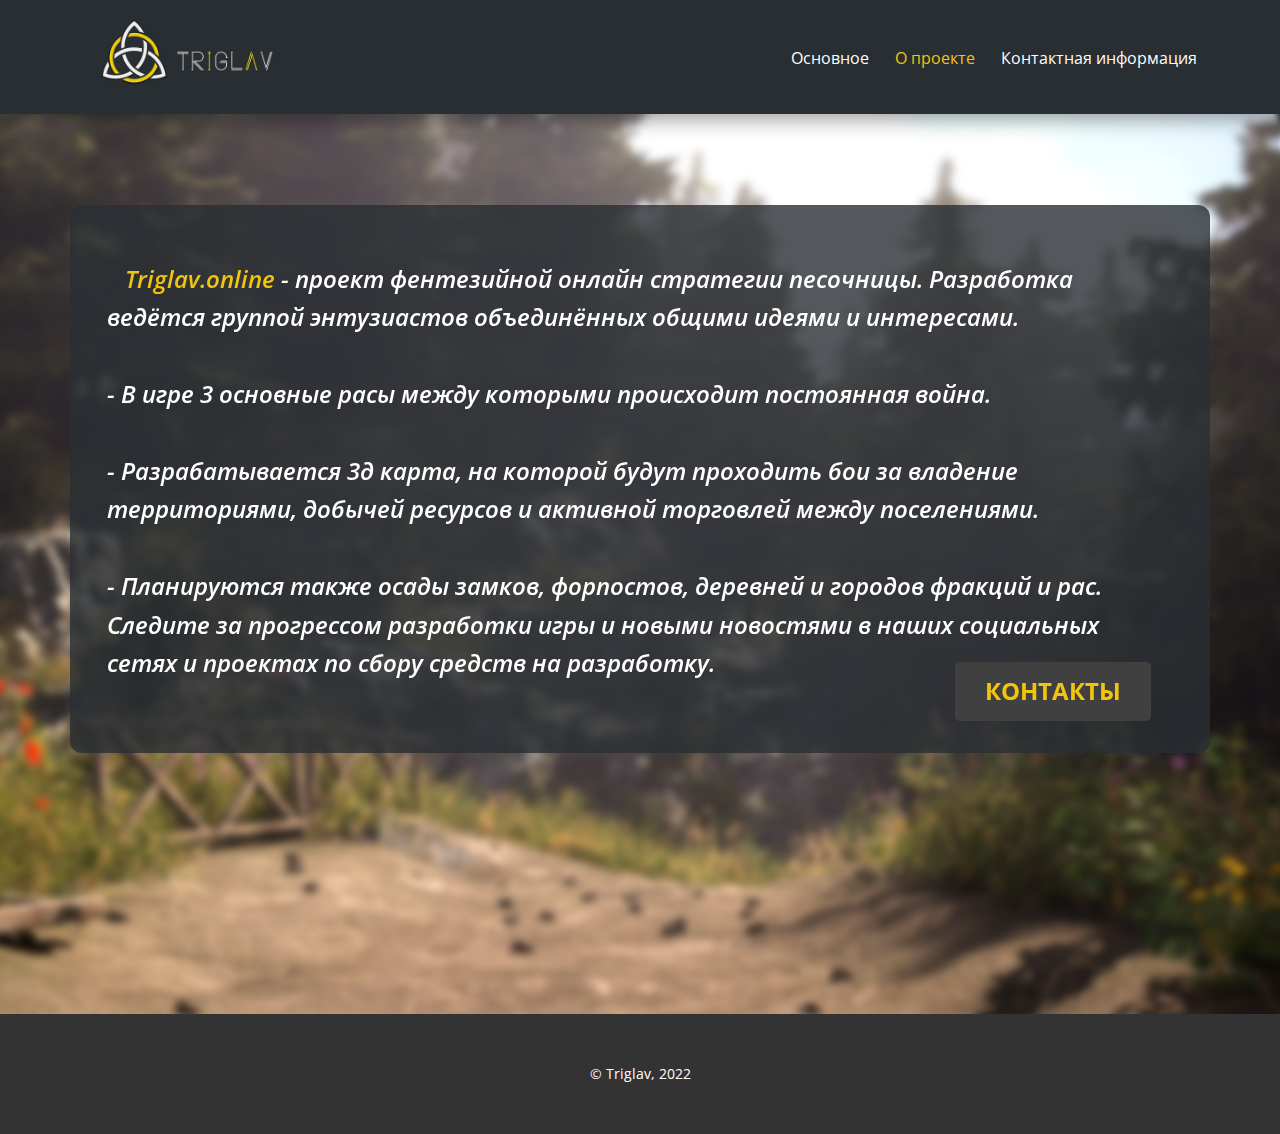
<file: ProjectInfo.html>
<!DOCTYPE html>
<html style="font-size: 16px;" lang="ru"><head>
    <meta name="viewport" content="width=device-width, initial-scale=1.0">
    <meta charset="utf-8">
    <meta name="keywords" content="">
    <meta name="description" content="">
    <title>ProjectInfo</title>
    <link rel="stylesheet" href="nicepage.css" media="screen">
<link rel="stylesheet" href="ProjectInfo.css" media="screen">
    <script class="u-script" type="text/javascript" src="jquery.js" defer=""></script>
    <script class="u-script" type="text/javascript" src="nicepage.js" defer=""></script>
    <meta name="generator" content="Nicepage 4.21.5, nicepage.com">
    <link id="u-theme-google-font" rel="stylesheet" href="https://fonts.googleapis.com/css?family=Roboto:100,100i,300,300i,400,400i,500,500i,700,700i,900,900i|Open+Sans:300,300i,400,400i,500,500i,600,600i,700,700i,800,800i">
    
    
    <script type="application/ld+json">{
		"@context": "http://schema.org",
		"@type": "Organization",
		"name": "Site2",
		"logo": "images/Logo.png"
}</script>
    <meta name="theme-color" content="#478ac9">
    <meta property="og:title" content="ProjectInfo">
    <meta property="og:description" content="">
    <meta property="og:type" content="website">
  </head>
  <body class="u-body u-xl-mode" data-lang="ru"><header class="u-box-shadow u-clearfix u-header u-palette-1-dark-3 u-header" id="sec-9d81"><div class="u-clearfix u-sheet u-valign-top-sm u-sheet-1">
        <a href="Main.html" class="u-image u-logo u-image-1" data-image-width="512" data-image-height="256" title="Главная">
          <img src="images/Logo.png" class="u-logo-image u-logo-image-1">
        </a>
        <nav class="u-menu u-menu-one-level u-offcanvas u-menu-1" data-responsive-from="MD" data-submenu-level="on-click">
          <div class="menu-collapse" style="font-size: 1rem; letter-spacing: 0px;">
            <a class="u-button-style u-custom-left-right-menu-spacing u-custom-padding-bottom u-custom-text-active-color u-custom-text-hover-color u-custom-top-bottom-menu-spacing u-nav-link u-text-active-palette-1-base u-text-hover-palette-2-base" href="#" style="font-size: calc(1em + 22px);">
              <svg class="u-svg-link" viewBox="0 0 24 24"><use xmlns:xlink="http://www.w3.org/1999/xlink" xlink:href="#menu-hamburger"></use></svg>
              <svg class="u-svg-content" version="1.1" id="menu-hamburger" viewBox="0 0 16 16" x="0px" y="0px" xmlns:xlink="http://www.w3.org/1999/xlink" xmlns="http://www.w3.org/2000/svg"><g><rect y="1" width="16" height="2"></rect><rect y="7" width="16" height="2"></rect><rect y="13" width="16" height="2"></rect>
</g></svg>
            </a>
          </div>
          <div class="u-custom-menu u-nav-container">
            <ul class="u-nav u-unstyled u-nav-1"><li class="u-nav-item"><a class="u-button-style u-nav-link u-text-active-palette-3-base u-text-hover-palette-1-light-1" href="Main.html" style="padding: 10px 13px;">Основное</a>
</li><li class="u-nav-item"><a class="u-button-style u-nav-link u-text-active-palette-3-base u-text-hover-palette-1-light-1" href="ProjectInfo.html" style="padding: 10px 13px;">О проекте</a>
</li><li class="u-nav-item"><a class="u-button-style u-nav-link u-text-active-palette-3-base u-text-hover-palette-1-light-1" href="Contacs.html" style="padding: 10px 13px;">Контактная информация</a>
</li></ul>
          </div>
          <div class="u-custom-menu u-nav-container-collapse">
            <div class="u-black u-border-3 u-border-grey-90 u-container-style u-inner-container-layout u-opacity u-opacity-65 u-sidenav">
              <div class="u-inner-container-layout u-sidenav-overflow">
                <div class="u-menu-close"></div>
                <ul class="u-align-center u-nav u-popupmenu-items u-spacing-13 u-unstyled u-nav-2"><li class="u-nav-item"><a class="u-button-style u-nav-link" href="Main.html">Основное</a>
</li><li class="u-nav-item"><a class="u-button-style u-nav-link" href="ProjectInfo.html">О проекте</a>
</li><li class="u-nav-item"><a class="u-button-style u-nav-link" href="Contacs.html">Контактная информация</a>
</li></ul>
              </div>
            </div>
            <div class="u-black u-menu-overlay u-opacity u-opacity-40"></div>
          </div>
        </nav>
      </div></header>
    <section class="u-clearfix u-image u-section-1" id="sec-526a" data-image-width="1500" data-image-height="1080">
      <div class="u-clearfix u-sheet u-sheet-1">
        <div class="u-container-style u-expanded-width u-group u-opacity u-opacity-80 u-palette-1-dark-3 u-radius-12 u-shape-round u-group-1" data-animation-name="customAnimationIn" data-animation-duration="1250">
          <div class="u-container-layout u-container-layout-1">
            <p class="u-large-text u-text u-text-variant u-text-white u-text-1"> &nbsp; &nbsp;<span class="u-text-palette-3-base">Tri<span style="font-weight: 400;"></span>glav.online
              </span> - проект фентезийной онлайн стратегии песочницы.&nbsp;Разработка ведётся группой энтузиастов объединённых общими идеями и интересами.&nbsp;<br>
              <br>- В игре 3 основные расы между которыми происходит постоянная война.&nbsp;<br>
              <br>- Разрабатывается 3д карта, на которой будут проходить бои за владение территориями, добычей ресурсов и активной торговлей между поселениями.&nbsp;<br>
              <br>- Планируются также осады замков, форпостов, деревней и городов фракций и рас.&nbsp;<br>Следите за прогрессом разработки игры и новыми новостями в наших социальных сетях и проектах по сбору средств на разработку.
            </p>
            <a href="Contacs.html" class="u-border-none u-btn u-btn-round u-button-style u-grey-75 u-hover-grey-80 u-radius-5 u-text-hover-white u-text-palette-3-base u-btn-1">Контакты</a>
          </div>
        </div>
      </div>
    </section>
    
    
    <footer class="u-align-center u-clearfix u-footer u-grey-80 u-footer" id="sec-929a"><div class="u-clearfix u-sheet u-sheet-1">
        <p class="u-small-text u-text u-text-variant u-text-1">© Triglav, 2022</p>
      </div></footer>
 
</body></html>
</file>
